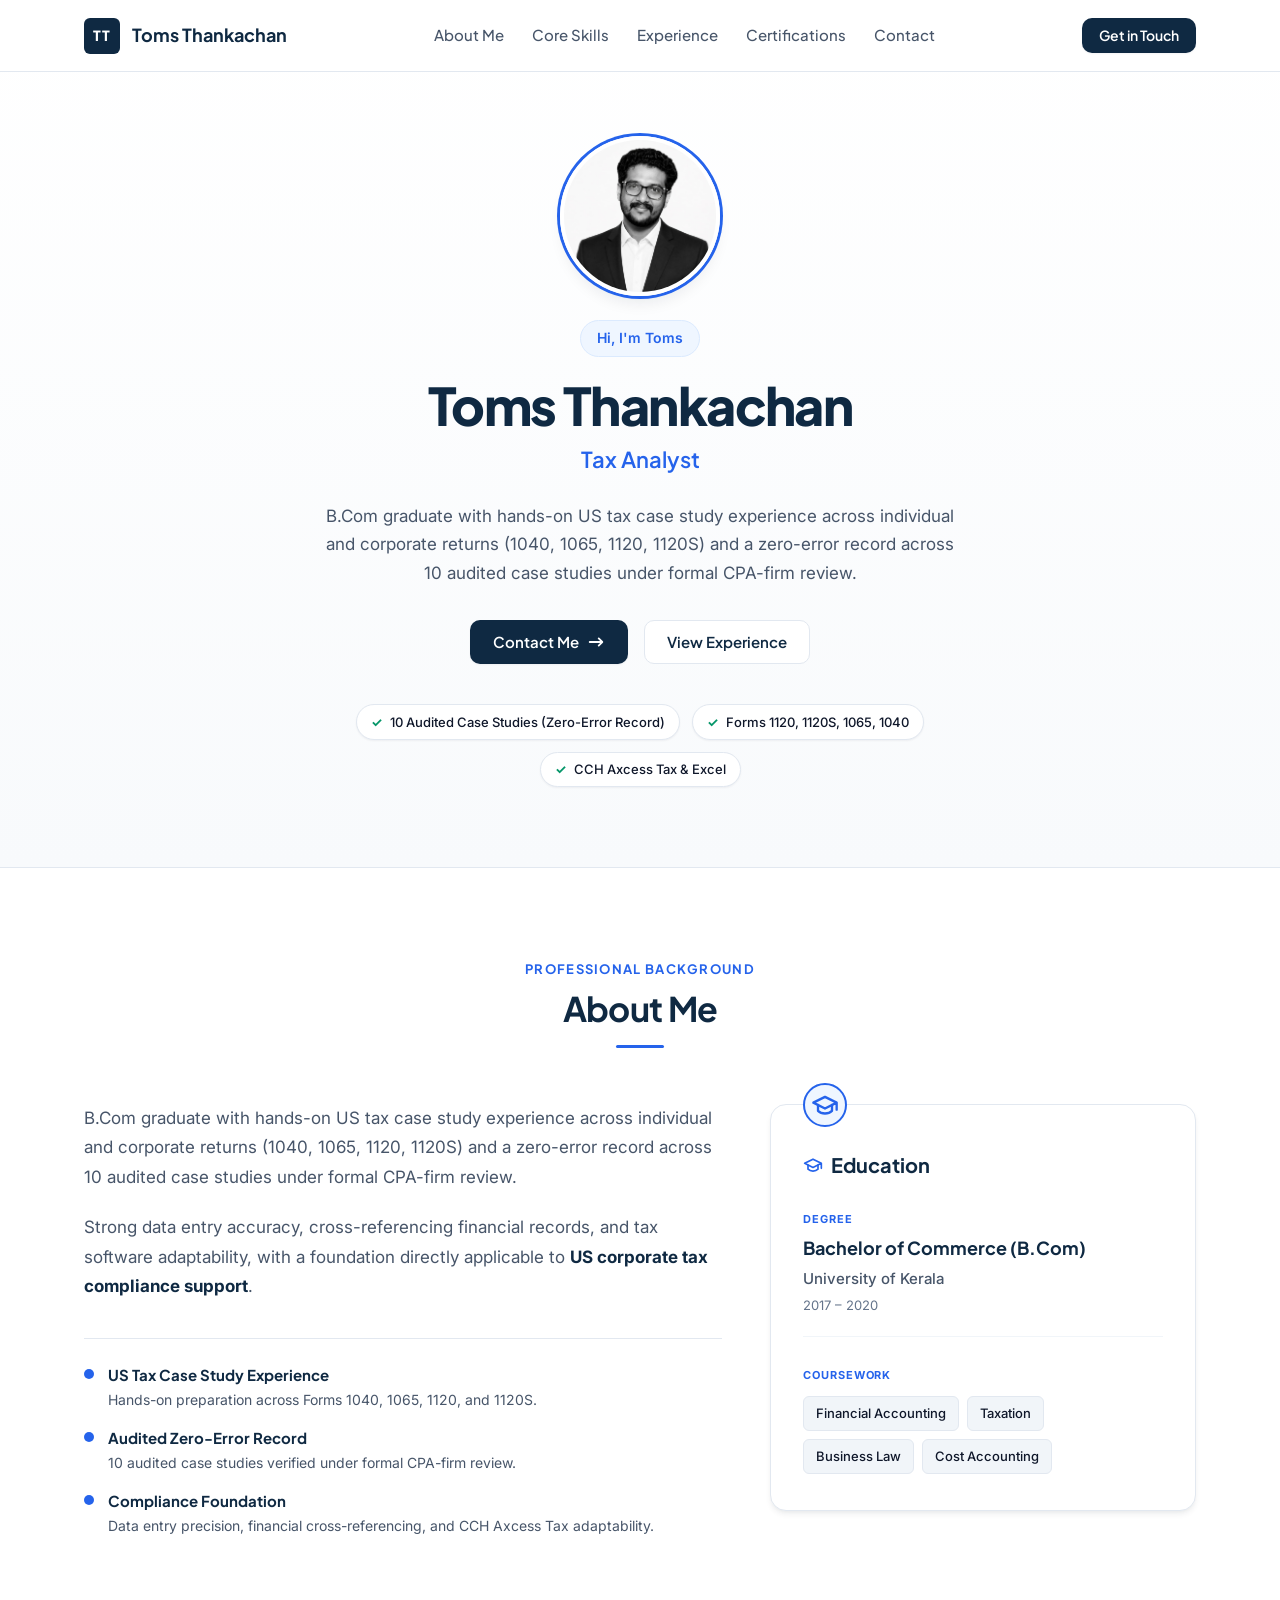
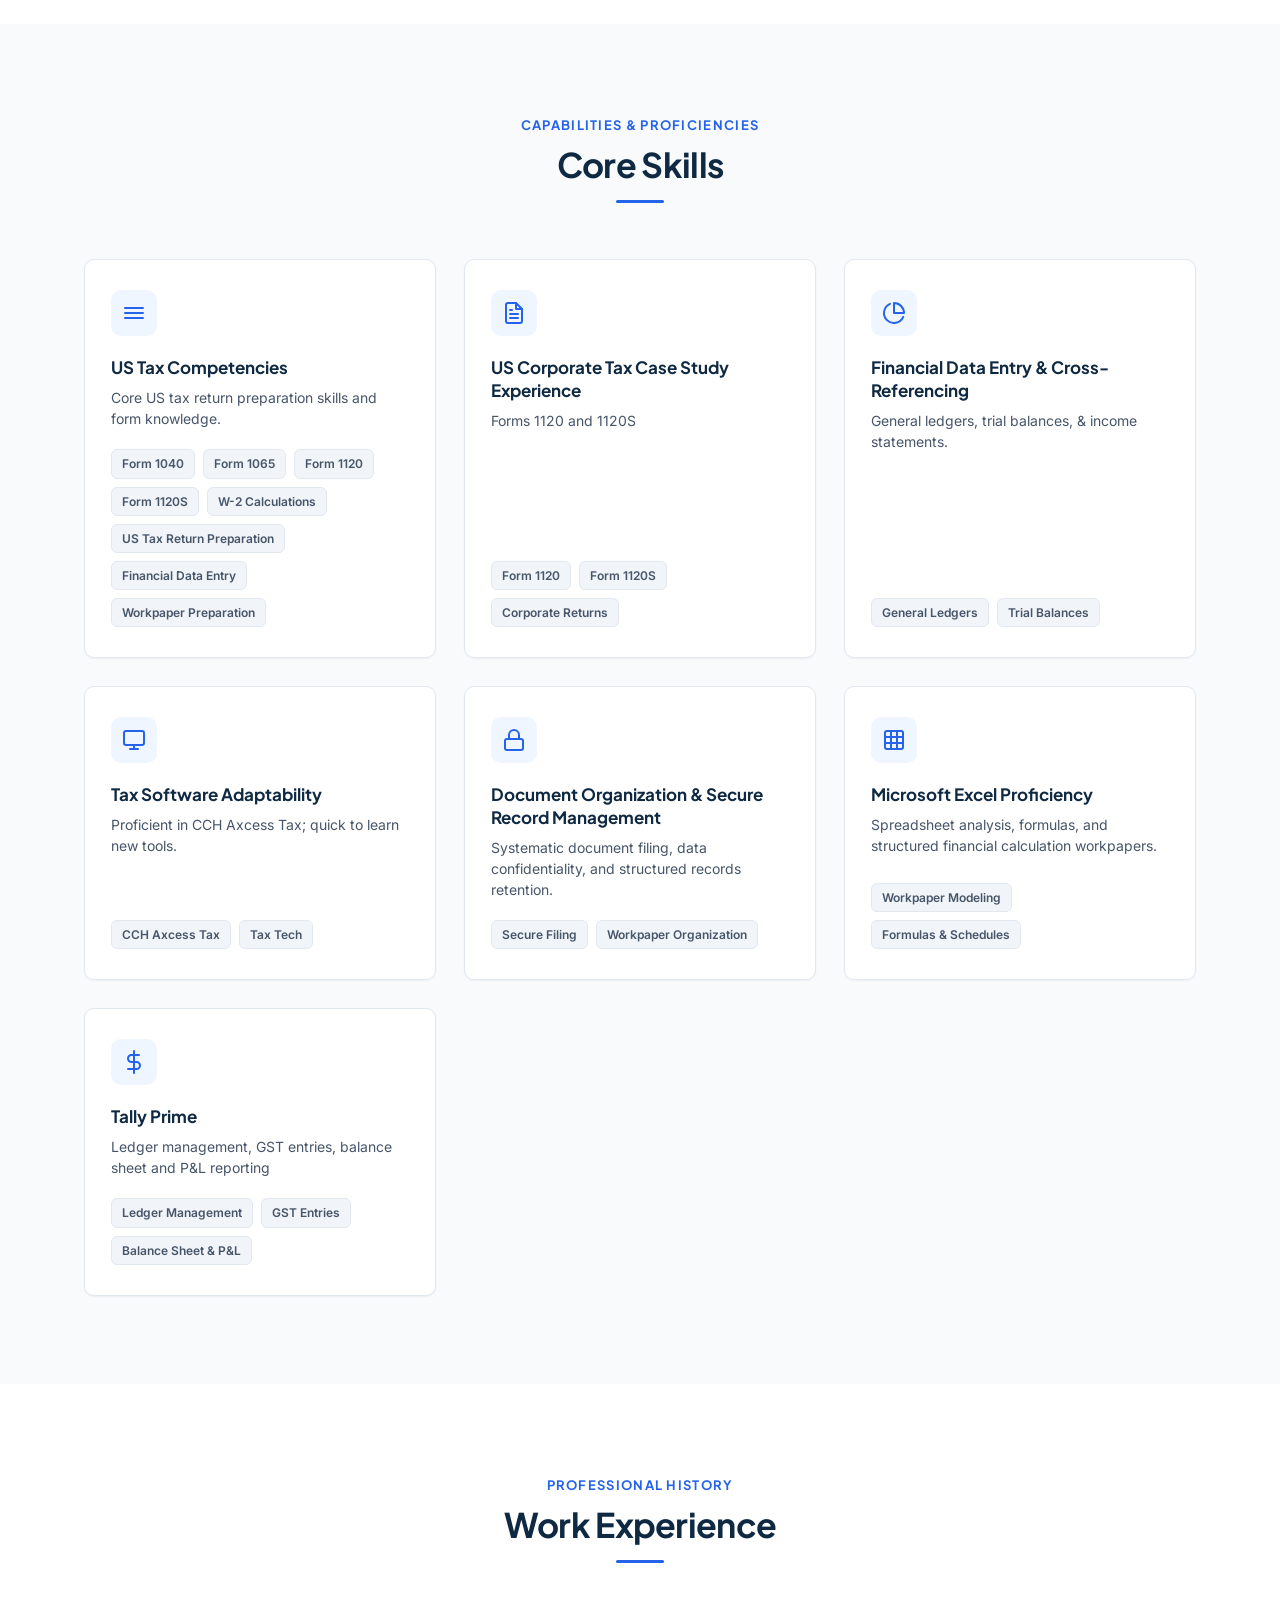
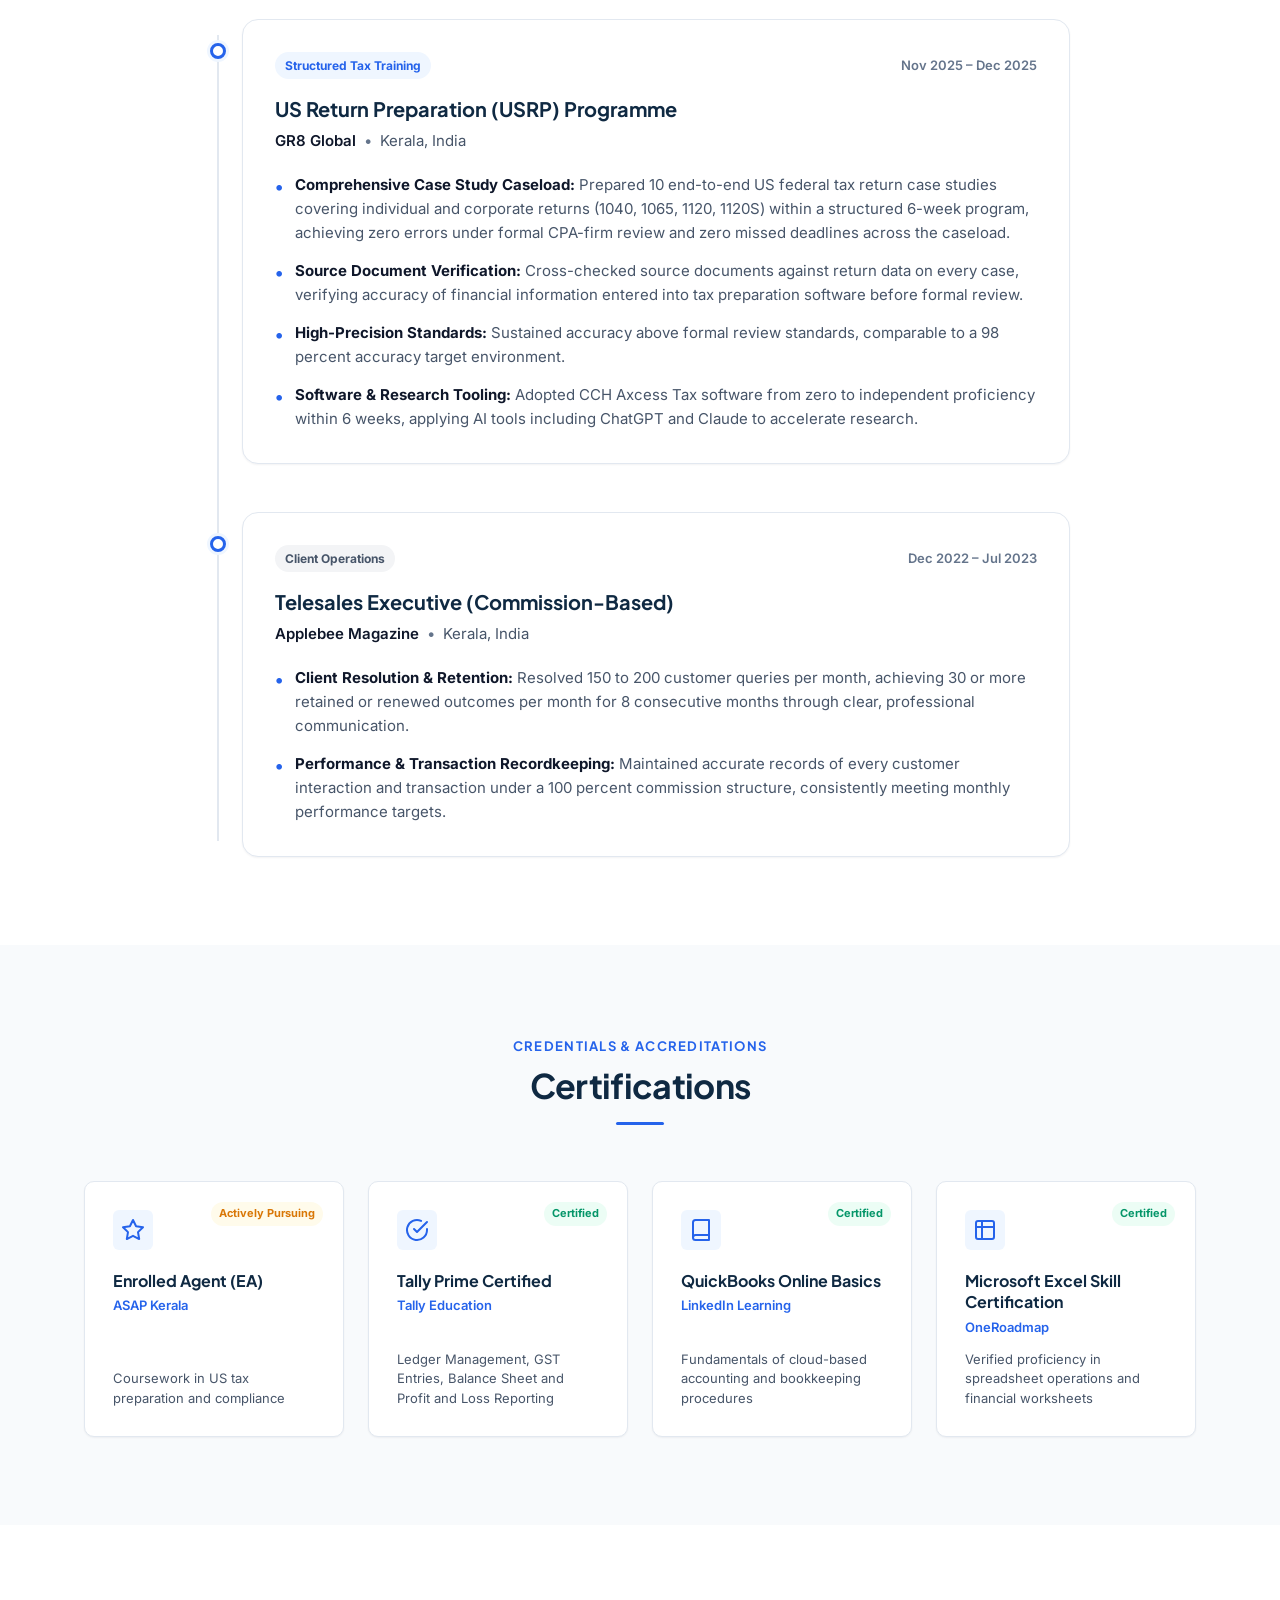
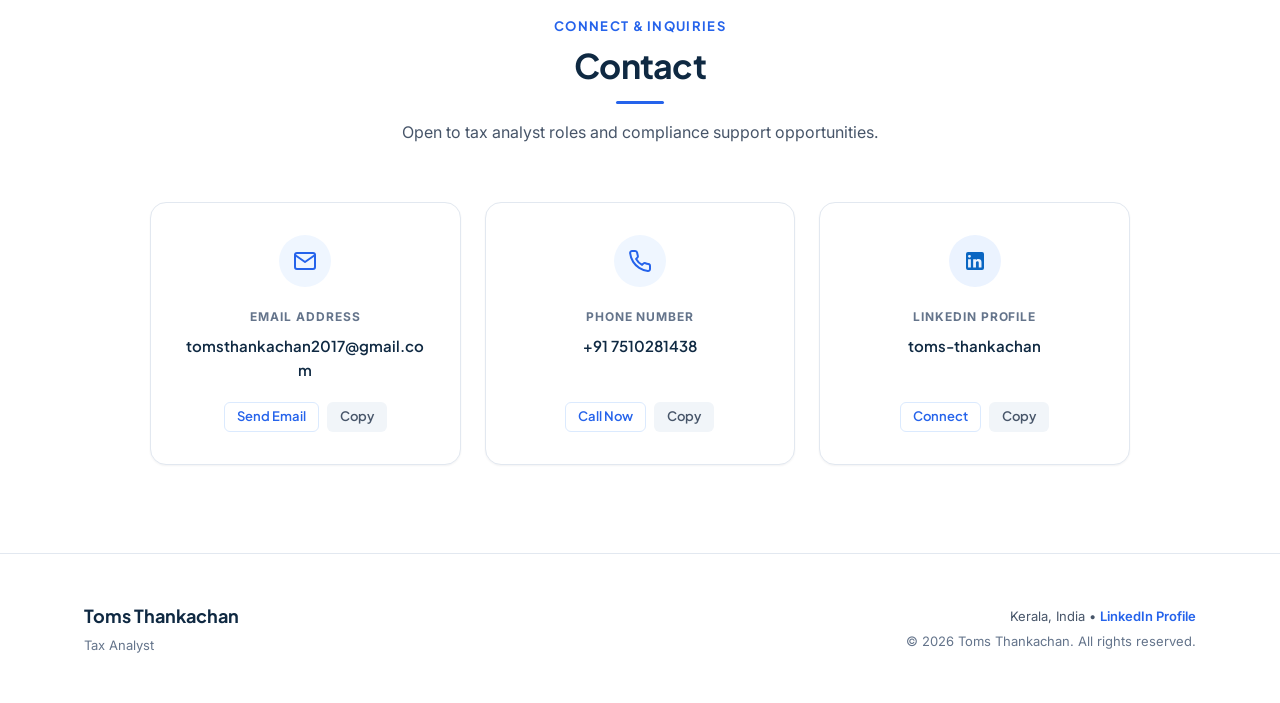
<file: index.html>
<!DOCTYPE html>
<html lang="en">

<head>
  <meta charset="UTF-8" />
  <meta name="viewport" content="width=device-width, initial-scale=1.0" />
  <meta name="description"
    content="Toms Thankachan — Tax Analyst focused on US Tax Return Preparation (Forms 1040, 1065, 1120, 1120S), W-2 calculations, CCH Axcess Tax, and Excel-driven financial accuracy." />
  <title>Toms Thankachan | Tax Analyst | US Tax & Accounting</title>

  <!-- Google Fonts: Plus Jakarta Sans & Inter -->
  <link rel="preconnect" href="https://fonts.googleapis.com" />
  <link rel="preconnect" href="https://fonts.gstatic.com" crossorigin />
  <link
    href="https://fonts.googleapis.com/css2?family=Inter:wght@400;500;600;700&family=Plus+Jakarta+Sans:wght@500;600;700;800&display=swap"
    rel="stylesheet" />

  <!-- Favicon -->
  <link rel="icon" type="image/svg+xml" href="favicon.svg" />

  <!-- Stylesheet -->
  <link rel="stylesheet" href="styles.css" />
</head>

<body>
  <!-- Header / Navigation Bar -->
  <header class="site-header" id="navbar">
    <div class="container nav-container">
      <a href="#hero" class="brand-logo" aria-label="Toms Thankachan Home">
        <span class="logo-mark">TT</span>
        <span class="logo-text">Toms Thankachan</span>
      </a>

      <nav class="main-nav" id="mainNav" aria-label="Primary Navigation">
        <ul class="nav-links">
          <li><a href="#summary" class="nav-link">About Me</a></li>
          <li><a href="#skills" class="nav-link">Core Skills</a></li>
          <li><a href="#experience" class="nav-link">Experience</a></li>
          <li><a href="#certifications" class="nav-link">Certifications</a></li>
          <li><a href="#contact" class="nav-link nav-cta-link">Contact</a></li>
        </ul>
      </nav>

      <div class="nav-actions">
        <a href="#contact" class="btn btn-sm btn-primary header-cta">Get in Touch</a>
        <button class="mobile-toggle" id="mobileToggle" aria-label="Toggle Navigation Menu" aria-expanded="false">
          <span class="hamburger-bar"></span>
          <span class="hamburger-bar"></span>
          <span class="hamburger-bar"></span>
        </button>
      </div>
    </div>
  </header>

  <!-- Main Content Wrapper -->
  <main>
    <!-- Section 1: Hero -->
    <section class="section hero-section" id="hero">
      <div class="container hero-container">
        <div class="hero-photo reveal">
          <img src="TOMS.jpeg" alt="Toms Thankachan — Tax Analyst" class="hero-photo-img" width="160"
            height="160" />
        </div>

        <div class="hero-content reveal delay-1">
          <div class="badge hero-badge">
            <span>Hi, I'm Toms</span>
          </div>

          <h1 class="hero-title">Toms Thankachan</h1>
          <p class="hero-tagline">Tax Analyst</p>

          <p class="hero-intro">
            B.Com graduate with hands-on US tax case study experience across individual and corporate returns (1040,
            1065, 1120, 1120S) and a zero-error record across 10 audited case studies under formal CPA-firm review.
          </p>

          <div class="hero-cta-group">
            <a href="#contact" class="btn btn-primary" id="heroContactBtn">
              <span>Contact Me</span>
              <svg viewBox="0 0 20 20" fill="currentColor" width="18" height="18" aria-hidden="true">
                <path fill-rule="evenodd"
                  d="M12.293 5.293a1 1 0 011.414 0l4 4a1 1 0 010 1.414l-4 4a1 1 0 01-1.414-1.414L14.586 11H3a1 1 0 110-2h11.586l-2.293-2.293a1 1 0 010-1.414z"
                  clip-rule="evenodd" />
              </svg>
            </a>
            <a href="#experience" class="btn btn-secondary">
              <span>View Experience</span>
            </a>
          </div>

          <div class="hero-highlights">
            <div class="highlight-pill">
              <span class="pill-check">&#10003;</span>
              <span>10 Audited Case Studies (Zero-Error Record)</span>
            </div>
            <div class="highlight-pill">
              <span class="pill-check">&#10003;</span>
              <span>Forms 1120, 1120S, 1065, 1040</span>
            </div>
            <div class="highlight-pill">
              <span class="pill-check">&#10003;</span>
              <span>CCH Axcess Tax & Excel</span>
            </div>
          </div>
        </div>
      </div>
    </section>

    <!-- Section 2: About Me (Summary + Education merged) -->
    <section class="section about-section" id="summary">
      <div class="container">
        <div class="section-header reveal">
          <span class="section-eyebrow">Professional Background</span>
          <h2 class="section-title">About Me</h2>
          <div class="section-title-line"></div>
        </div>

        <div class="about-grid reveal">
          <!-- Left Column: Summary Text -->
          <div class="about-text-col">
            <p class="about-paragraph">
              B.Com graduate with hands-on US tax case study experience across individual and corporate returns (1040,
              1065, 1120, 1120S) and a zero-error record across 10 audited case studies under formal CPA-firm review.
            </p>
            <p class="about-paragraph">
              Strong data entry accuracy, cross-referencing financial records, and tax software adaptability, with a
              foundation directly applicable to <strong>US corporate tax compliance support</strong>.
            </p>

            <div class="about-highlights">
              <div class="about-highlight-item">
                <div class="about-highlight-dot"></div>
                <div>
                  <strong>US Tax Case Study Experience</strong>
                  <p>Hands-on preparation across Forms 1040, 1065, 1120, and 1120S.</p>
                </div>
              </div>
              <div class="about-highlight-item">
                <div class="about-highlight-dot"></div>
                <div>
                  <strong>Audited Zero-Error Record</strong>
                  <p>10 audited case studies verified under formal CPA-firm review.</p>
                </div>
              </div>
              <div class="about-highlight-item">
                <div class="about-highlight-dot"></div>
                <div>
                  <strong>Compliance Foundation</strong>
                  <p>Data entry precision, financial cross-referencing, and CCH Axcess Tax adaptability.</p>
                </div>
              </div>
            </div>
          </div>

          <!-- Right Column: Education Card -->
          <div class="about-edu-col">
            <div class="about-edu-card">
              <div class="about-edu-icon-ring">
                <svg viewBox="0 0 24 24" width="28" height="28" fill="none" stroke="currentColor" stroke-width="2"
                  stroke-linecap="round" stroke-linejoin="round">
                  <path d="M22 10v6M2 10l10-5 10 5-10 5z"></path>
                  <path d="M6 12v5c3 3 9 3 12 0v-5"></path>
                </svg>
              </div>
              <h3 class="about-edu-heading">
                <svg viewBox="0 0 24 24" width="20" height="20" fill="none" stroke="currentColor" stroke-width="2"
                  stroke-linecap="round" stroke-linejoin="round" class="about-edu-heading-icon">
                  <path d="M22 10v6M2 10l10-5 10 5-10 5z"></path>
                  <path d="M6 12v5c3 3 9 3 12 0v-5"></path>
                </svg>
                Education
              </h3>

              <div class="about-edu-body">
                <span class="about-edu-label">DEGREE</span>
                <h4 class="about-edu-degree">Bachelor of Commerce (B.Com)</h4>
                <p class="about-edu-institution">University of Kerala</p>
                <p class="about-edu-period">2017 – 2020</p>
              </div>

              <div class="about-edu-coursework">
                <span class="about-edu-label">COURSEWORK</span>
                <div class="coursework-tags">
                  <span class="coursework-tag">Financial Accounting</span>
                  <span class="coursework-tag">Taxation</span>
                  <span class="coursework-tag">Business Law</span>
                  <span class="coursework-tag">Cost Accounting</span>
                </div>
              </div>
            </div>
          </div>
        </div>
      </div>
    </section>

    <!-- Section 3: Core Skills -->
    <section class="section skills-section" id="skills">
      <div class="container">
        <div class="section-header reveal">
          <span class="section-eyebrow">Capabilities & Proficiencies</span>
          <h2 class="section-title">Core Skills</h2>
          <div class="section-title-line"></div>
        </div>

        <div class="skills-grid">
          <!-- New Skill Card: US Tax Competencies -->
          <div class="skill-card reveal">
            <div class="skill-icon-wrapper">
              <svg viewBox="0 0 24 24" width="24" height="24" fill="none" stroke="currentColor" stroke-width="2" stroke-linecap="round" stroke-linejoin="round">
                <path d="M3 7h18M3 12h18M3 17h18"></path>
              </svg>
            </div>
            <div class="skill-content">
              <h3 class="skill-title">US Tax Competencies</h3>
              <p class="skill-description">Core US tax return preparation skills and form knowledge.</p>
              <div class="skill-tags">
                <span class="skill-tag">Form 1040</span>
                <span class="skill-tag">Form 1065</span>
                <span class="skill-tag">Form 1120</span>
                <span class="skill-tag">Form 1120S</span>
                <span class="skill-tag">W-2 Calculations</span>
                <span class="skill-tag">US Tax Return Preparation</span>
                <span class="skill-tag">Financial Data Entry</span>
                <span class="skill-tag">Workpaper Preparation</span>
              </div>
            </div>
          </div>
          <!-- Skill 1 -->
          <div class="skill-card reveal">
            <div class="skill-icon-wrapper">
              <svg viewBox="0 0 24 24" width="24" height="24" fill="none" stroke="currentColor" stroke-width="2"
                stroke-linecap="round" stroke-linejoin="round">
                <path d="M14 2H6a2 2 0 0 0-2 2v16a2 2 0 0 0 2 2h12a2 2 0 0 0 2-2V8z"></path>
                <polyline points="14 2 14 8 20 8"></polyline>
                <line x1="16" y1="13" x2="8" y2="13"></line>
                <line x1="16" y1="17" x2="8" y2="17"></line>
                <polyline points="10 9 9 9 8 9"></polyline>
              </svg>
            </div>
            <div class="skill-content">
              <h3 class="skill-title">US Corporate Tax Case Study Experience</h3>
              <p class="skill-description">Forms 1120 and 1120S</p>
              <div class="skill-tags">
                <span class="skill-tag">Form 1120</span>
                <span class="skill-tag">Form 1120S</span>
                <span class="skill-tag">Corporate Returns</span>
              </div>
            </div>
          </div>

          <!-- Skill 2 -->
          <div class="skill-card reveal delay-1">
            <div class="skill-icon-wrapper">
              <svg viewBox="0 0 24 24" width="24" height="24" fill="none" stroke="currentColor" stroke-width="2" stroke-linecap="round" stroke-linejoin="round">
                <path d="M21.21 15.89A10 10 0 1 1 8 2.83"></path>
                <path d="M22 12A10 10 0 0 0 12 2v10z"></path>
              </svg>
            </div>
            <div class="skill-content">
              <h3 class="skill-title">Financial Data Entry & Cross-Referencing</h3>
              <p class="skill-description">General ledgers, trial balances, & income statements.</p>
              <div class="skill-tags">
                <span class="skill-tag">General Ledgers</span>
                <span class="skill-tag">Trial Balances</span>
              </div>
            </div>
          </div>

          <!-- Skill 3 -->
          <div class="skill-card reveal delay-2">
            <div class="skill-icon-wrapper">
              <svg viewBox="0 0 24 24" width="24" height="24" fill="none" stroke="currentColor" stroke-width="2" stroke-linecap="round" stroke-linejoin="round">
                <rect x="2" y="3" width="20" height="14" rx="2" ry="2"></rect>
                <line x1="8" y1="21" x2="16" y2="21"></line>
                <line x1="12" y1="17" x2="12" y2="21"></line>
              </svg>
            </div>
            <div class="skill-content">
              <h3 class="skill-title">Tax Software Adaptability</h3>
              <p class="skill-description">Proficient in CCH Axcess Tax; quick to learn new tools.</p>
              <div class="skill-tags">
                <span class="skill-tag">CCH Axcess Tax</span>
                <span class="skill-tag">Tax Tech</span>
              </div>
            </div>
          </div>

          <!-- Skill 4 -->
          <div class="skill-card reveal">
            <div class="skill-icon-wrapper">
              <svg viewBox="0 0 24 24" width="24" height="24" fill="none" stroke="currentColor" stroke-width="2"
                stroke-linecap="round" stroke-linejoin="round">
                <rect x="3" y="11" width="18" height="11" rx="2" ry="2"></rect>
                <path d="M7 11V7a5 5 0 0 1 10 0v4"></path>
              </svg>
            </div>
            <div class="skill-content">
              <h3 class="skill-title">Document Organization & Secure Record Management</h3>
              <p class="skill-description">Systematic document filing, data confidentiality, and structured records
                retention.</p>
              <div class="skill-tags">
                <span class="skill-tag">Secure Filing</span>
                <span class="skill-tag">Workpaper Organization</span>
              </div>
            </div>
          </div>

          <!-- Skill 5 -->
          <div class="skill-card reveal delay-1">
            <div class="skill-icon-wrapper">
              <svg viewBox="0 0 24 24" width="24" height="24" fill="none" stroke="currentColor" stroke-width="2"
                stroke-linecap="round" stroke-linejoin="round">
                <rect x="3" y="3" width="18" height="18" rx="2" ry="2"></rect>
                <line x1="3" y1="9" x2="21" y2="9"></line>
                <line x1="3" y1="15" x2="21" y2="15"></line>
                <line x1="9" y1="3" x2="9" y2="21"></line>
                <line x1="15" y1="3" x2="15" y2="21"></line>
              </svg>
            </div>
            <div class="skill-content">
              <h3 class="skill-title">Microsoft Excel Proficiency</h3>
              <p class="skill-description">Spreadsheet analysis, formulas, and structured financial calculation
                workpapers.</p>
              <div class="skill-tags">
                <span class="skill-tag">Workpaper Modeling</span>
                <span class="skill-tag">Formulas & Schedules</span>
              </div>
            </div>
          </div>

          <!-- Skill 6 -->
          <div class="skill-card reveal delay-2">
            <div class="skill-icon-wrapper">
              <svg viewBox="0 0 24 24" width="24" height="24" fill="none" stroke="currentColor" stroke-width="2"
                stroke-linecap="round" stroke-linejoin="round">
                <line x1="12" y1="1" x2="12" y2="23"></line>
                <path d="M17 5H9.5a3.5 3.5 0 0 0 0 7h5a3.5 3.5 0 0 1 0 7H6"></path>
              </svg>
            </div>
            <div class="skill-content">
              <h3 class="skill-title">Tally Prime</h3>
              <p class="skill-description">Ledger management, GST entries, balance sheet and P&L reporting</p>
              <div class="skill-tags">
                <span class="skill-tag">Ledger Management</span>
                <span class="skill-tag">GST Entries</span>
                <span class="skill-tag">Balance Sheet & P&L</span>
              </div>
            </div>
          </div>
        </div>
      </div>
    </section>

    <!-- Section 4: Experience -->
    <section class="section experience-section" id="experience">
      <div class="container">
        <div class="section-header reveal">
          <span class="section-eyebrow">Professional History</span>
          <h2 class="section-title">Work Experience</h2>
          <div class="section-title-line"></div>
        </div>

        <div class="timeline">
          <!-- Experience Item 1 -->
          <div class="timeline-item reveal">
            <div class="timeline-marker">
              <div class="marker-dot"></div>
            </div>
            <div class="timeline-card">
              <div class="card-badge-row">
                <span class="role-type-badge">Structured Tax Training</span>
                <span class="period-badge">Nov 2025 – Dec 2025</span>
              </div>

              <h3 class="timeline-role">US Return Preparation (USRP) Programme</h3>
              <div class="timeline-company-meta">
                <span class="company-name">GR8 Global</span>
                <span class="meta-dot">&bull;</span>
                <span class="company-location">Kerala, India</span>
              </div>

              <ul class="timeline-responsibilities">
                <li>
                  <strong>Comprehensive Case Study Caseload:</strong> Prepared 10 end-to-end US federal tax return case
                  studies covering individual and corporate returns (1040, 1065, 1120, 1120S) within a structured 6-week
                  program, achieving zero errors under formal CPA-firm review and zero missed deadlines across the
                  caseload.
                </li>
                <li>
                  <strong>Source Document Verification:</strong> Cross-checked source documents against return data on
                  every case, verifying accuracy of financial information entered into tax preparation software before
                  formal review.
                </li>
                <li>
                  <strong>High-Precision Standards:</strong> Sustained accuracy above formal review standards,
                  comparable to a 98 percent accuracy target environment.
                </li>
                <li>
                  <strong>Software & Research Tooling:</strong> Adopted CCH Axcess Tax software from zero to independent
                  proficiency within 6 weeks, applying AI tools including ChatGPT and Claude to accelerate research.
                </li>
              </ul>
            </div>
          </div>

          <!-- Experience Item 2 -->
          <div class="timeline-item reveal delay-1">
            <div class="timeline-marker">
              <div class="marker-dot"></div>
            </div>
            <div class="timeline-card">
              <div class="card-badge-row">
                <span class="role-type-badge secondary-badge">Client Operations</span>
                <span class="period-badge">Dec 2022 – Jul 2023</span>
              </div>

              <h3 class="timeline-role">Telesales Executive (Commission-Based)</h3>
              <div class="timeline-company-meta">
                <span class="company-name">Applebee Magazine</span>
                <span class="meta-dot">&bull;</span>
                <span class="company-location">Kerala, India</span>
              </div>

              <ul class="timeline-responsibilities">
                <li>
                  <strong>Client Resolution & Retention:</strong> Resolved 150 to 200 customer queries per month,
                  achieving 30 or more retained or renewed outcomes per month for 8 consecutive months through clear,
                  professional communication.
                </li>
                <li>
                  <strong>Performance & Transaction Recordkeeping:</strong> Maintained accurate records of every
                  customer interaction and transaction under a 100 percent commission structure, consistently meeting
                  monthly performance targets.
                </li>
              </ul>
            </div>
          </div>
        </div>
      </div>
    </section>

    <!-- Section 5: Certifications -->
    <section class="section certs-section" id="certifications">
      <div class="container">
        <div class="section-header reveal">
          <span class="section-eyebrow">Credentials & Accreditations</span>
          <h2 class="section-title">Certifications</h2>
          <div class="section-title-line"></div>
        </div>

        <div class="certs-grid">
          <!-- Cert 1 -->
          <div class="cert-card reveal">
            <div class="cert-status-badge in-progress">Actively Pursuing</div>
            <div class="cert-icon-container">
              <svg viewBox="0 0 24 24" width="24" height="24" fill="none" stroke="currentColor" stroke-width="2"
                stroke-linecap="round" stroke-linejoin="round">
                <path d="M12 2l3.09 6.26L22 9.27l-5 4.87 1.18 6.88L12 17.77l-6.18 3.25L7 14.14 2 9.27l6.91-1.01L12 2z">
                </path>
              </svg>
            </div>
            <h3 class="cert-title">Enrolled Agent (EA)</h3>
            <p class="cert-issuer">ASAP Kerala</p>
            <p class="cert-desc">Coursework in US tax preparation and compliance</p>
          </div>

          <!-- Cert 2 -->
          <div class="cert-card reveal delay-1">
            <div class="cert-status-badge certified">Certified</div>
            <div class="cert-icon-container">
              <svg viewBox="0 0 24 24" width="24" height="24" fill="none" stroke="currentColor" stroke-width="2"
                stroke-linecap="round" stroke-linejoin="round">
                <path d="M22 11.08V12a10 10 0 1 1-5.93-9.14"></path>
                <polyline points="22 4 12 14.01 9 11.01"></polyline>
              </svg>
            </div>
            <h3 class="cert-title">Tally Prime Certified</h3>
            <p class="cert-issuer">Tally Education</p>
            <p class="cert-desc">Ledger Management, GST Entries, Balance Sheet and Profit and Loss Reporting</p>
          </div>

          <!-- Cert 3 -->
          <div class="cert-card reveal delay-2">
            <div class="cert-status-badge certified">Certified</div>
            <div class="cert-icon-container">
              <svg viewBox="0 0 24 24" width="24" height="24" fill="none" stroke="currentColor" stroke-width="2"
                stroke-linecap="round" stroke-linejoin="round">
                <path d="M4 19.5A2.5 2.5 0 0 1 6.5 17H20"></path>
                <path d="M6.5 2H20v20H6.5A2.5 2.5 0 0 1 4 19.5v-15A2.5 2.5 0 0 1 6.5 2z"></path>
              </svg>
            </div>
            <h3 class="cert-title">QuickBooks Online Basics</h3>
            <p class="cert-issuer">LinkedIn Learning</p>
            <p class="cert-desc">Fundamentals of cloud-based accounting and bookkeeping procedures</p>
          </div>

          <!-- Cert 4 -->
          <div class="cert-card reveal delay-3">
            <div class="cert-status-badge certified">Certified</div>
            <div class="cert-icon-container">
              <svg viewBox="0 0 24 24" width="24" height="24" fill="none" stroke="currentColor" stroke-width="2"
                stroke-linecap="round" stroke-linejoin="round">
                <rect x="3" y="3" width="18" height="18" rx="2" ry="2"></rect>
                <line x1="9" y1="3" x2="9" y2="21"></line>
                <line x1="3" y1="9" x2="21" y2="9"></line>
              </svg>
            </div>
            <h3 class="cert-title">Microsoft Excel Skill Certification</h3>
            <p class="cert-issuer">OneRoadmap</p>
            <p class="cert-desc">Verified proficiency in spreadsheet operations and financial worksheets</p>
          </div>
        </div>
      </div>
    </section>

    <!-- Section 7: Contact -->
    <section class="section contact-section" id="contact">
      <div class="container">
        <div class="section-header reveal">
          <span class="section-eyebrow">Connect & Inquiries</span>
          <h2 class="section-title">Contact</h2>
          <div class="section-title-line"></div>
          <p class="section-subtitle">
              Open to tax analyst roles and compliance support opportunities.
            </p>
        </div>

        <div class="contact-grid">
          <!-- Email Card -->
          <div class="contact-card reveal">
            <div class="contact-card-icon">
              <svg viewBox="0 0 24 24" width="24" height="24" fill="none" stroke="currentColor" stroke-width="2"
                stroke-linecap="round" stroke-linejoin="round">
                <path d="M4 4h16c1.1 0 2 .9 2 2v12c0 1.1-.9 2-2 2H4c-1.1 0-2-.9-2-2V6c0-1.1.9-2 2-2z"></path>
                <polyline points="22,6 12,13 2,6"></polyline>
              </svg>
            </div>
            <span class="contact-label">Email Address</span>
            <a href="mailto:tomsthankachan2017@gmail.com" class="contact-value" id="emailLink">
              tomsthankachan2017@gmail.com
            </a>
            <div class="contact-action-row">
              <a href="mailto:tomsthankachan2017@gmail.com" class="btn btn-xs btn-outline">Send Email</a>
              <button class="btn btn-xs btn-ghost copy-btn" data-copy="tomsthankachan2017@gmail.com"
                aria-label="Copy email address">
                <span class="copy-text">Copy</span>
              </button>
            </div>
          </div>

          <!-- Phone Card -->
          <div class="contact-card reveal delay-1">
            <div class="contact-card-icon">
              <svg viewBox="0 0 24 24" width="24" height="24" fill="none" stroke="currentColor" stroke-width="2"
                stroke-linecap="round" stroke-linejoin="round">
                <path
                  d="M22 16.92v3a2 2 0 0 1-2.18 2 19.79 19.79 0 0 1-8.63-3.07 19.5 19.5 0 0 1-6-6 19.79 19.79 0 0 1-3.07-8.67A2 2 0 0 1 4.11 2h3a2 2 0 0 1 2 1.72 12.84 12.84 0 0 0 .7 2.81 2 2 0 0 1-.45 2.11L8.09 9.91a16 16 0 0 0 6 6l1.27-1.27a2 2 0 0 1 2.11-.45 12.84 12.84 0 0 0 2.81.7A2 2 0 0 1 22 16.92z">
                </path>
              </svg>
            </div>
            <span class="contact-label">Phone Number</span>
            <a href="tel:+917510281438" class="contact-value" id="phoneLink">
              +91 7510281438
            </a>
            <div class="contact-action-row">
              <a href="tel:+917510281438" class="btn btn-xs btn-outline">Call Now</a>
              <button class="btn btn-xs btn-ghost copy-btn" data-copy="+917510281438" aria-label="Copy phone number">
                <span class="copy-text">Copy</span>
              </button>
            </div>
          </div>

          <!-- LinkedIn Card -->
          <div class="contact-card linkedin-card reveal delay-2">
            <div class="contact-card-icon linkedin-icon">
              <svg viewBox="0 0 24 24" width="24" height="24" fill="currentColor">
                <path
                  d="M19 3a2 2 0 0 1 2 2v14a2 2 0 0 1-2 2H5a2 2 0 0 1-2-2V5a2 2 0 0 1 2-2h14m-.5 15.5v-5.3a3.26 3.26 0 0 0-3.26-3.26c-.85 0-1.84.52-2.28 1.3v-1.11h-2.79v8.37h2.79v-4.93c0-.77.62-1.4 1.39-1.4a1.4 1.4 0 0 1 1.4 1.4v4.93h2.75M6.46 8.76a1.44 1.44 0 1 0 0-2.88 1.44 1.44 0 0 0 0 2.88M7.86 18.5V10.13H5.07V18.5h2.79z" />
              </svg>
            </div>
            <span class="contact-label">LinkedIn Profile</span>
            <a href="https://www.linkedin.com/in/toms-thankachan-093331238/" target="_blank" rel="noopener noreferrer"
              class="contact-value" id="linkedinLink">
              toms-thankachan
            </a>
            <div class="contact-action-row">
              <a href="https://www.linkedin.com/in/toms-thankachan-093331238/" target="_blank" rel="noopener noreferrer"
                class="btn btn-xs btn-outline">Connect</a>
              <button class="btn btn-xs btn-ghost copy-btn"
                data-copy="https://www.linkedin.com/in/toms-thankachan-093331238/" aria-label="Copy LinkedIn URL">
                <span class="copy-text">Copy</span>
              </button>
            </div>
          </div>
        </div>
      </div>
    </section>
  </main>

  <!-- Footer -->
  <footer class="site-footer">
    <div class="container footer-container">
      <div class="footer-brand">
        <span class="footer-logo">Toms Thankachan</span>
        <span class="footer-tagline">Tax Analyst</span>
      </div>
      <div class="footer-meta">
        <p>Kerala, India &bull; <a href="https://www.linkedin.com/in/toms-thankachan-093331238/" target="_blank" rel="noopener noreferrer" style="color:var(--color-accent);font-weight:600;">LinkedIn Profile</a></p>
        <p class="copyright">&copy; <span id="year">2026</span> Toms Thankachan. All rights reserved.</p>
      </div>
    </div>
  </footer>

  <!-- Notification Toast Container for Copy Feedback -->
  <div class="toast" id="toast" role="status" aria-live="polite"></div>

  <!-- JavaScript -->
  <script src="app.js"></script>
</body>

</html>
</file>
<file: styles.css>
/* ==========================================================================
  TOMS THANKACHAN — TAX ANALYST PORTFOLIO
   Design System: Light Theme Corporate Finance & Tax
   ========================================================================== */

/* --------------------------------------------------------------------------
   1. CSS Custom Properties / Design Tokens
   -------------------------------------------------------------------------- */
:root {
  /* Color Palette - Strictly Light Theme */
  --bg-main: #F8FAFC;
  --bg-surface: #FFFFFF;
  --bg-subtle: #F1F5F9;
  --bg-accent-tint: #EFF6FF;
  --bg-card-hover: #FFFFFF;

  /* Primary Brand & Accents (Navy & Deep Corporate Blue) */
  --color-primary: #0F2942;
  --color-primary-dark: #0A1C2E;
  --color-primary-light: #1E3A5F;
  --color-accent: #2563EB;
  --color-accent-hover: #1D4ED8;
  --color-accent-subtle: #DBEAFE;
  
  /* Status / Metric Accents */
  --color-success: #059669;
  --color-success-bg: #ECFDF5;
  --color-warning: #D97706;
  --color-warning-bg: #FFFBEB;

  /* Typography Colors */
  --text-main: #0F172A;
  --text-muted: #475569;
  --text-light: #64748B;
  --text-subtle: #94A3B8;

  /* Borders & Dividers */
  --border-color: #E2E8F0;
  --border-color-subtle: #F1F5F9;
  --border-color-focus: #93C5FD;

  /* Shadows */
  --shadow-sm: 0 1px 2px 0 rgba(15, 23, 42, 0.05);
  --shadow-md: 0 4px 6px -1px rgba(15, 23, 42, 0.07), 0 2px 4px -2px rgba(15, 23, 42, 0.05);
  --shadow-lg: 0 10px 15px -3px rgba(15, 23, 42, 0.08), 0 4px 6px -4px rgba(15, 23, 42, 0.04);
  --shadow-xl: 0 20px 25px -5px rgba(15, 23, 42, 0.08), 0 8px 10px -6px rgba(15, 23, 42, 0.04);

  /* Typography */
  --font-heading: 'Plus Jakarta Sans', -apple-system, BlinkMacSystemFont, 'Segoe UI', Roboto, sans-serif;
  --font-body: 'Inter', -apple-system, BlinkMacSystemFont, 'Segoe UI', Roboto, sans-serif;

  /* Transitions */
  --transition-fast: 150ms cubic-bezier(0.4, 0, 0.2, 1);
  --transition-normal: 250ms cubic-bezier(0.4, 0, 0.2, 1);
  --transition-smooth: 350ms cubic-bezier(0.16, 1, 0.3, 1);

  /* Layout */
  --container-max: 1160px;
  --header-height: 72px;
  --header-height-scrolled: 60px;
  --border-radius-sm: 6px;
  --border-radius-md: 10px;
  --border-radius-lg: 16px;
  --border-radius-full: 9999px;
}

/* --------------------------------------------------------------------------
   2. Global Reset & Base Elements
   -------------------------------------------------------------------------- */
*, *::before, *::after {
  box-sizing: border-box;
  margin: 0;
  padding: 0;
}

html {
  scroll-behavior: smooth;
  font-size: 16px;
  text-rendering: optimizeLegibility;
  -webkit-font-smoothing: antialiased;
  -moz-osx-font-smoothing: grayscale;
}

body {
  background-color: var(--bg-main);
  color: var(--text-main);
  font-family: var(--font-body);
  line-height: 1.6;
  overflow-x: hidden;
}

img, svg {
  display: block;
  max-width: 100%;
}

a {
  color: var(--color-accent);
  text-decoration: none;
  transition: color var(--transition-fast);
}

a:hover {
  color: var(--color-accent-hover);
}

ul {
  list-style: none;
}

/* --------------------------------------------------------------------------
   3. Layout & Container
   -------------------------------------------------------------------------- */
.container {
  width: 100%;
  max-width: var(--container-max);
  margin-left: auto;
  margin-right: auto;
  padding-left: 1.5rem;
  padding-right: 1.5rem;
}

.section {
  padding: 5.5rem 0;
  position: relative;
}

.section:nth-of-type(even) {
  background-color: var(--bg-surface);
}

.section:nth-of-type(odd) {
  background-color: var(--bg-main);
}

/* Section Header Component */
.section-header {
  text-align: center;
  max-width: 680px;
  margin: 0 auto 3.5rem auto;
}

.section-eyebrow {
  display: inline-block;
  font-family: var(--font-heading);
  font-size: 0.8125rem;
  font-weight: 700;
  text-transform: uppercase;
  letter-spacing: 0.1em;
  color: var(--color-accent);
  margin-bottom: 0.5rem;
}

.section-title {
  font-family: var(--font-heading);
  font-size: 2.125rem;
  font-weight: 700;
  color: var(--color-primary);
  letter-spacing: -0.02em;
  line-height: 1.25;
}

.section-title-line {
  width: 48px;
  height: 3px;
  background: var(--color-accent);
  margin: 0.875rem auto 0 auto;
  border-radius: var(--border-radius-full);
}

.section-subtitle {
  color: var(--text-muted);
  font-size: 1rem;
  margin-top: 1rem;
  line-height: 1.6;
}

/* --------------------------------------------------------------------------
   4. Buttons & Badges
   -------------------------------------------------------------------------- */
.btn {
  display: inline-flex;
  align-items: center;
  justify-content: center;
  gap: 0.5rem;
  font-family: var(--font-heading);
  font-size: 0.9375rem;
  font-weight: 600;
  padding: 0.75rem 1.375rem;
  border-radius: var(--border-radius-md);
  border: 1px solid transparent;
  cursor: pointer;
  transition: all var(--transition-normal);
  line-height: 1.2;
}

.btn-primary {
  background-color: var(--color-primary);
  color: #FFFFFF;
  box-shadow: var(--shadow-sm);
}

.btn-primary:hover {
  background-color: var(--color-primary-light);
  color: #FFFFFF;
  transform: translateY(-2px);
  box-shadow: var(--shadow-md);
}

.btn-secondary {
  background-color: #FFFFFF;
  color: var(--color-primary);
  border-color: var(--border-color);
}

.btn-secondary:hover {
  background-color: var(--bg-subtle);
  border-color: var(--text-light);
  color: var(--color-primary-dark);
  transform: translateY(-2px);
}

.btn-outline {
  background-color: transparent;
  color: var(--color-accent);
  border-color: var(--color-accent-subtle);
}

.btn-outline:hover {
  background-color: var(--bg-accent-tint);
  border-color: var(--color-accent);
}

.btn-ghost {
  background-color: var(--bg-subtle);
  color: var(--text-muted);
}

.btn-ghost:hover {
  background-color: var(--border-color);
  color: var(--text-main);
}

.btn-sm {
  padding: 0.5rem 1rem;
  font-size: 0.875rem;
}

.btn-xs {
  padding: 0.375rem 0.75rem;
  font-size: 0.8125rem;
  border-radius: var(--border-radius-sm);
}

.badge {
  display: inline-flex;
  align-items: center;
  gap: 0.375rem;
  padding: 0.375rem 0.875rem;
  font-size: 0.8125rem;
  font-weight: 600;
  border-radius: var(--border-radius-full);
}

/* --------------------------------------------------------------------------
   5. Site Header & Navigation
   -------------------------------------------------------------------------- */
.site-header {
  position: fixed;
  top: 0;
  left: 0;
  right: 0;
  z-index: 1000;
  height: var(--header-height);
  background-color: rgba(255, 255, 255, 0.95);
  backdrop-filter: blur(12px);
  -webkit-backdrop-filter: blur(12px);
  border-bottom: 1px solid var(--border-color);
  transition: all var(--transition-normal);
}

.site-header.scrolled {
  height: var(--header-height-scrolled);
  box-shadow: var(--shadow-md);
}

.nav-container {
  height: 100%;
  display: flex;
  align-items: center;
  justify-content: space-between;
}

.brand-logo {
  display: flex;
  align-items: center;
  gap: 0.75rem;
  color: var(--color-primary);
  font-family: var(--font-heading);
  font-weight: 700;
  font-size: 1.125rem;
}

.brand-logo:hover {
  color: var(--color-accent);
}

.logo-mark {
  display: inline-flex;
  align-items: center;
  justify-content: center;
  width: 36px;
  height: 36px;
  background: var(--color-primary);
  color: #FFFFFF;
  font-size: 0.875rem;
  font-weight: 800;
  border-radius: var(--border-radius-sm);
  letter-spacing: 0.05em;
}

.nav-links {
  display: flex;
  align-items: center;
  gap: 1.75rem;
}

.nav-link {
  font-family: var(--font-heading);
  font-size: 0.9375rem;
  font-weight: 500;
  color: var(--text-muted);
  position: relative;
  padding: 0.25rem 0;
  transition: color var(--transition-fast);
}

.nav-link::after {
  content: '';
  position: absolute;
  bottom: -2px;
  left: 0;
  width: 0;
  height: 2px;
  background-color: var(--color-accent);
  transition: width var(--transition-fast);
}

.nav-link:hover,
.nav-link.active {
  color: var(--color-primary);
}

.nav-link.active::after {
  width: 100%;
}

.nav-actions {
  display: flex;
  align-items: center;
  gap: 1rem;
}

.header-cta {
  display: inline-flex;
}

.mobile-toggle {
  display: none;
  background: transparent;
  border: none;
  cursor: pointer;
  padding: 0.5rem;
}

.hamburger-bar {
  display: block;
  width: 22px;
  height: 2px;
  background-color: var(--color-primary);
  margin: 4px 0;
  transition: transform var(--transition-fast), opacity var(--transition-fast);
}

/* --------------------------------------------------------------------------
   6. Hero Section
   -------------------------------------------------------------------------- */
.hero-section {
  padding-top: calc(var(--header-height) + 4rem);
  padding-bottom: 5rem;
  background: linear-gradient(180deg, #FFFFFF 0%, #F8FAFC 100%);
  border-bottom: 1px solid var(--border-color);
}

.hero-container {
  display: flex;
  flex-direction: column;
  align-items: center;
  text-align: center;
  max-width: 780px;
  margin: 0 auto;
}

/* Hero Profile Photo */
.hero-photo {
  margin-bottom: 1.5rem;
}

.hero-photo-img {
  width: 160px;
  height: 160px;
  border-radius: 50%;
  object-fit: cover;
  object-position: center top;
  border: 4px solid #FFFFFF;
  box-shadow: 0 0 0 3px var(--color-accent), var(--shadow-lg);
  transition: transform var(--transition-normal), box-shadow var(--transition-normal);
}

.hero-photo-img:hover {
  transform: scale(1.04);
  box-shadow: 0 0 0 4px var(--color-accent), var(--shadow-xl);
}

.hero-badge {
  background-color: var(--bg-accent-tint);
  color: var(--color-accent);
  border: 1px solid var(--color-accent-subtle);
  margin-bottom: 1.25rem;
  font-size: 0.875rem;
  padding: 0.4rem 1rem;
}

.badge-emoji {
  font-size: 1rem;
  line-height: 1;
}

.hero-title {
  font-family: var(--font-heading);
  font-size: 3.25rem;
  font-weight: 800;
  color: var(--color-primary);
  letter-spacing: -0.03em;
  line-height: 1.1;
  margin-bottom: 0.5rem;
}

.hero-tagline {
  font-family: var(--font-heading);
  font-size: 1.375rem;
  font-weight: 600;
  color: var(--color-accent);
  margin-bottom: 1.5rem;
}

.hero-content {
  display: flex;
  flex-direction: column;
  align-items: center;
  text-align: center;
  width: 100%;
}

.hero-intro {
  font-size: 1.0625rem;
  color: var(--text-muted);
  line-height: 1.7;
  margin-bottom: 2rem;
  max-width: 640px;
  margin-left: auto;
  margin-right: auto;
}

.hero-cta-group {
  display: flex;
  align-items: center;
  justify-content: center;
  gap: 1rem;
  margin-bottom: 2.5rem;
  width: 100%;
  flex-wrap: wrap;
}

.hero-highlights {
  display: flex;
  flex-wrap: wrap;
  gap: 0.75rem;
  justify-content: center;
}

.highlight-pill {
  display: inline-flex;
  align-items: center;
  gap: 0.5rem;
  background-color: #FFFFFF;
  border: 1px solid var(--border-color);
  padding: 0.4rem 0.875rem;
  border-radius: var(--border-radius-full);
  font-size: 0.8125rem;
  font-weight: 500;
  color: var(--text-main);
  box-shadow: var(--shadow-sm);
}

.pill-check {
  color: var(--color-success);
  font-weight: 700;
}

/* Hero Profile Card Column */
.profile-card {
  background: #FFFFFF;
  border-radius: var(--border-radius-lg);
  border: 1px solid var(--border-color);
  box-shadow: var(--shadow-lg);
  overflow: hidden;
  position: relative;
  transition: transform var(--transition-normal), box-shadow var(--transition-normal);
}

.profile-card:hover {
  transform: translateY(-4px);
  box-shadow: var(--shadow-xl);
}

.card-header-accent {
  height: 8px;
  background: linear-gradient(90deg, var(--color-primary) 0%, var(--color-accent) 100%);
}

.profile-card-body {
  padding: 2rem;
}

.profile-avatar {
  width: 72px;
  height: 72px;
  background: linear-gradient(135deg, var(--color-primary) 0%, var(--color-primary-light) 100%);
  border-radius: 50%;
  display: flex;
  align-items: center;
  justify-content: center;
  margin-bottom: 1.25rem;
  box-shadow: var(--shadow-md);
}

.avatar-initials {
  color: #FFFFFF;
  font-family: var(--font-heading);
  font-size: 1.5rem;
  font-weight: 800;
  letter-spacing: 0.05em;
}

.profile-card-name {
  font-family: var(--font-heading);
  font-size: 1.375rem;
  font-weight: 700;
  color: var(--color-primary);
  margin-bottom: 0.25rem;
}

.profile-card-role {
  font-size: 0.875rem;
  font-weight: 500;
  color: var(--color-accent);
  margin-bottom: 1.5rem;
}

.profile-divider {
  height: 1px;
  background-color: var(--border-color);
  margin-bottom: 1.25rem;
}

.profile-specs {
  display: flex;
  flex-direction: column;
  gap: 0.875rem;
  margin-bottom: 1.75rem;
}

.spec-row {
  display: flex;
  justify-content: space-between;
  align-items: center;
  font-size: 0.875rem;
}

.spec-label {
  color: var(--text-light);
}

.spec-value {
  font-weight: 600;
  color: var(--text-main);
}

.spec-badge {
  background-color: var(--color-success-bg);
  color: var(--color-success);
  font-size: 0.75rem;
  font-weight: 700;
  padding: 0.25rem 0.625rem;
  border-radius: var(--border-radius-full);
}

.profile-card-btn {
  display: block;
  text-align: center;
  font-family: var(--font-heading);
  font-size: 0.875rem;
  font-weight: 600;
  color: var(--color-accent);
  padding-top: 0.75rem;
  border-top: 1px solid var(--border-color-subtle);
}

.profile-card-btn:hover {
  color: var(--color-accent-hover);
}

/* --------------------------------------------------------------------------
   7. About Me Section (Merged Summary + Education)
   -------------------------------------------------------------------------- */
.about-grid {
  display: grid;
  grid-template-columns: 1.2fr 0.8fr;
  gap: 3rem;
  align-items: start;
}

.about-text-col {
  display: flex;
  flex-direction: column;
  gap: 1.25rem;
}

.about-paragraph {
  font-size: 1.0625rem;
  line-height: 1.75;
  color: var(--text-muted);
}

.about-paragraph strong {
  color: var(--color-primary);
}

.about-highlights {
  display: flex;
  flex-direction: column;
  gap: 1rem;
  margin-top: 1rem;
  padding-top: 1.5rem;
  border-top: 1px solid var(--border-color);
}

.about-highlight-item {
  display: flex;
  gap: 0.875rem;
  align-items: flex-start;
}

.about-highlight-dot {
  width: 10px;
  height: 10px;
  border-radius: 50%;
  background-color: var(--color-accent);
  margin-top: 0.375rem;
  flex-shrink: 0;
}

.about-highlight-item strong {
  display: block;
  font-family: var(--font-heading);
  font-size: 0.9375rem;
  color: var(--color-primary);
  margin-bottom: 0.125rem;
}

.about-highlight-item p {
  font-size: 0.875rem;
  color: var(--text-muted);
  line-height: 1.5;
}

/* About Education Card */
.about-edu-card {
  background: #FFFFFF;
  border: 1px solid var(--border-color);
  border-radius: var(--border-radius-lg);
  padding: 2.25rem 2rem;
  box-shadow: var(--shadow-md);
  position: relative;
  transition: transform var(--transition-normal), box-shadow var(--transition-normal);
}

.about-edu-card:hover {
  transform: translateY(-4px);
  box-shadow: var(--shadow-lg);
  border-color: var(--border-color-focus);
}

.about-edu-icon-ring {
  width: 44px;
  height: 44px;
  border-radius: 50%;
  background-color: var(--bg-accent-tint);
  border: 2px solid var(--color-accent);
  color: var(--color-accent);
  display: flex;
  align-items: center;
  justify-content: center;
  position: absolute;
  top: -22px;
  left: 2rem;
}

.about-edu-heading {
  font-family: var(--font-heading);
  font-size: 1.25rem;
  font-weight: 700;
  color: var(--color-primary);
  display: flex;
  align-items: center;
  gap: 0.5rem;
  margin-top: 0.5rem;
  margin-bottom: 1.5rem;
}

.about-edu-heading-icon {
  color: var(--color-accent);
}

.about-edu-body {
  margin-bottom: 1.5rem;
  padding-bottom: 1.25rem;
  border-bottom: 1px solid var(--border-color-subtle);
}

.about-edu-label {
  display: inline-block;
  font-size: 0.6875rem;
  font-weight: 700;
  letter-spacing: 0.08em;
  color: var(--color-accent);
  margin-bottom: 0.375rem;
}

.about-edu-degree {
  font-family: var(--font-heading);
  font-size: 1.125rem;
  font-weight: 700;
  color: var(--color-primary);
  margin-bottom: 0.25rem;
}

.about-edu-institution {
  font-size: 0.9375rem;
  color: var(--text-muted);
  font-weight: 500;
}

.about-edu-period {
  font-size: 0.8125rem;
  color: var(--text-light);
  margin-top: 0.25rem;
}

.about-edu-coursework .about-edu-label {
  margin-bottom: 0.75rem;
}

.summary-point {
  display: flex;
  gap: 0.875rem;
  align-items: flex-start;
}

.point-bullet {
  width: 10px;
  height: 10px;
  border-radius: 50%;
  background-color: var(--color-accent);
  margin-top: 0.375rem;
  flex-shrink: 0;
}

.summary-point strong {
  display: block;
  font-family: var(--font-heading);
  font-size: 0.9375rem;
  color: var(--color-primary);
  margin-bottom: 0.25rem;
}

.summary-point p {
  font-size: 0.875rem;
  color: var(--text-muted);
  line-height: 1.5;
}

/* --------------------------------------------------------------------------
   8. Core Skills Section
   -------------------------------------------------------------------------- */
.skills-category {
  margin-bottom: 3rem;
}

.skills-category:last-child {
  margin-bottom: 0;
}

.skills-category-title {
  font-family: var(--font-heading);
  font-size: 1.125rem;
  font-weight: 700;
  color: var(--color-primary);
  display: flex;
  align-items: center;
  gap: 0.625rem;
  margin-bottom: 1.5rem;
  padding-bottom: 0.75rem;
  border-bottom: 2px solid var(--border-color);
  text-transform: uppercase;
  letter-spacing: 0.05em;
}

.skills-category-title svg {
  color: var(--color-accent);
}

.skills-grid {
  display: grid;
  grid-template-columns: repeat(3, 1fr);
  gap: 1.75rem;
}

.grid-3x3 {
  grid-template-columns: repeat(3, 1fr);
}

.skill-card {
  background: #FFFFFF;
  border: 1px solid var(--border-color);
  border-radius: var(--border-radius-md);
  padding: 1.875rem 1.625rem;
  display: flex;
  flex-direction: column;
  height: 100%;
  position: relative;
  overflow: hidden;
  box-shadow: var(--shadow-sm);
  transition: transform 0.35s cubic-bezier(0.16, 1, 0.3, 1), box-shadow 0.35s cubic-bezier(0.16, 1, 0.3, 1), border-color 0.35s cubic-bezier(0.16, 1, 0.3, 1);
}

/* Cool Animated Top Gradient Accent Bar on Hover */
.skill-card::before {
  content: '';
  position: absolute;
  top: 0;
  left: 0;
  width: 0%;
  height: 3.5px;
  background: linear-gradient(90deg, var(--color-accent) 0%, var(--color-primary) 100%);
  transition: width 0.35s cubic-bezier(0.16, 1, 0.3, 1);
}

.skill-card:hover::before {
  width: 100%;
}

.skill-card:hover {
  transform: translateY(-8px) scale(1.015);
  border-color: var(--border-color-focus);
  box-shadow: 0 20px 30px -10px rgba(15, 41, 66, 0.12), 0 8px 16px -4px rgba(37, 99, 235, 0.08);
}

.skill-icon-wrapper {
  width: 46px;
  height: 46px;
  border-radius: var(--border-radius-md);
  background-color: var(--bg-accent-tint);
  color: var(--color-accent);
  display: flex;
  align-items: center;
  justify-content: center;
  margin-bottom: 1.25rem;
  transition: transform 0.35s cubic-bezier(0.34, 1.56, 0.64, 1), background-color 0.3s ease, color 0.3s ease;
}

.skill-card:hover .skill-icon-wrapper {
  background-color: var(--color-accent-subtle);
  color: var(--color-accent-hover);
  transform: scale(1.12) rotate(3deg);
}

.skill-content {
  flex: 1;
  display: flex;
  flex-direction: column;
}

.skill-title {
  font-family: var(--font-heading);
  font-size: 1.0625rem;
  font-weight: 700;
  color: var(--color-primary);
  margin-bottom: 0.5rem;
  line-height: 1.35;
}

.skill-description {
  font-size: 0.875rem;
  color: var(--text-muted);
  line-height: 1.5;
  margin-bottom: 1.25rem;
  flex: 1;
}

.skill-tags {
  display: flex;
  flex-wrap: wrap;
  gap: 0.5rem;
  margin-top: auto;
}

.skill-tag {
  background-color: var(--bg-subtle);
  color: var(--text-muted);
  font-size: 0.75rem;
  font-weight: 600;
  padding: 0.25rem 0.625rem;
  border-radius: var(--border-radius-sm);
  border: 1px solid var(--border-color);
}

/* --------------------------------------------------------------------------
   9. Experience Section
   -------------------------------------------------------------------------- */
.timeline {
  max-width: 860px;
  margin: 0 auto;
  position: relative;
  padding-left: 2rem;
}

.timeline::before {
  content: '';
  position: absolute;
  top: 1rem;
  bottom: 1rem;
  left: 7px;
  width: 2px;
  background-color: var(--border-color);
}

.timeline-item {
  position: relative;
  margin-bottom: 3rem;
}

.timeline-item:last-child {
  margin-bottom: 0;
}

.timeline-marker {
  position: absolute;
  left: -2rem;
  top: 1.5rem;
}

.marker-dot {
  width: 16px;
  height: 16px;
  border-radius: 50%;
  background-color: #FFFFFF;
  border: 3px solid var(--color-accent);
  box-shadow: 0 0 0 3px var(--bg-accent-tint);
}

.timeline-card {
  background: #FFFFFF;
  border: 1px solid var(--border-color);
  border-radius: var(--border-radius-lg);
  padding: 2rem;
  box-shadow: var(--shadow-sm);
  transition: all var(--transition-normal);
}

.timeline-card:hover {
  box-shadow: var(--shadow-md);
  border-color: var(--border-color-focus);
}

.card-badge-row {
  display: flex;
  justify-content: space-between;
  align-items: center;
  margin-bottom: 0.875rem;
}

.role-type-badge {
  background-color: var(--bg-accent-tint);
  color: var(--color-accent);
  font-size: 0.75rem;
  font-weight: 700;
  padding: 0.25rem 0.625rem;
  border-radius: var(--border-radius-full);
}

.role-type-badge.secondary-badge {
  background-color: #F3F4F6;
  color: var(--text-muted);
}

.period-badge {
  font-size: 0.8125rem;
  font-weight: 600;
  color: var(--text-light);
}

.timeline-role {
  font-family: var(--font-heading);
  font-size: 1.25rem;
  font-weight: 700;
  color: var(--color-primary);
  margin-bottom: 0.25rem;
}

.timeline-company-meta {
  display: flex;
  align-items: center;
  gap: 0.5rem;
  font-size: 0.9375rem;
  color: var(--text-muted);
  margin-bottom: 1.25rem;
}

.company-name {
  font-weight: 600;
  color: var(--text-main);
}

.meta-dot {
  color: var(--text-light);
}

.timeline-responsibilities {
  display: flex;
  flex-direction: column;
  gap: 0.875rem;
}

.timeline-responsibilities li {
  position: relative;
  padding-left: 1.25rem;
  font-size: 0.9375rem;
  color: var(--text-muted);
  line-height: 1.6;
}

.timeline-responsibilities li::before {
  content: '•';
  position: absolute;
  left: 0;
  top: 0;
  color: var(--color-accent);
  font-weight: bold;
  font-size: 1.125rem;
}

.timeline-responsibilities strong {
  color: var(--text-main);
}

/* --------------------------------------------------------------------------
   10. Education Section
   -------------------------------------------------------------------------- */
.education-grid {
  max-width: 860px;
  margin: 0 auto;
}

.education-card {
  background: #FFFFFF;
  border: 1px solid var(--border-color);
  border-radius: var(--border-radius-lg);
  padding: 2.5rem;
  box-shadow: var(--shadow-sm);
  transition: all var(--transition-normal);
}

.education-card:hover {
  box-shadow: var(--shadow-md);
  border-color: var(--border-color-focus);
}

.education-card-top {
  display: flex;
  align-items: center;
  gap: 1.5rem;
}

.edu-icon-badge {
  width: 56px;
  height: 56px;
  background-color: var(--bg-accent-tint);
  color: var(--color-accent);
  border-radius: var(--border-radius-md);
  display: flex;
  align-items: center;
  justify-content: center;
  flex-shrink: 0;
}

.edu-period {
  font-size: 0.8125rem;
  font-weight: 700;
  color: var(--color-accent);
  margin-bottom: 0.25rem;
}

.edu-degree {
  font-family: var(--font-heading);
  font-size: 1.375rem;
  font-weight: 700;
  color: var(--color-primary);
  margin-bottom: 0.25rem;
}

.edu-institution {
  font-size: 1rem;
  color: var(--text-muted);
}

.edu-divider {
  height: 1px;
  background-color: var(--border-color);
  margin: 1.75rem 0;
}

.edu-details {
  display: grid;
  grid-template-columns: 1.25fr 1fr;
  gap: 2rem;
}

.edu-group-title {
  font-family: var(--font-heading);
  font-size: 0.875rem;
  font-weight: 700;
  text-transform: uppercase;
  letter-spacing: 0.05em;
  color: var(--text-light);
  margin-bottom: 0.875rem;
}

.coursework-tags {
  display: flex;
  flex-wrap: wrap;
  gap: 0.5rem;
}

.coursework-tag {
  background-color: var(--bg-subtle);
  color: var(--text-main);
  font-size: 0.8125rem;
  font-weight: 500;
  padding: 0.375rem 0.75rem;
  border-radius: var(--border-radius-sm);
  border: 1px solid var(--border-color);
}

.edu-elective-text {
  font-size: 0.9375rem;
  color: var(--text-muted);
  line-height: 1.6;
}

/* --------------------------------------------------------------------------
   11. Certifications Section
   -------------------------------------------------------------------------- */
.certs-grid {
  display: grid;
  grid-template-columns: repeat(4, 1fr);
  gap: 1.5rem;
}

.cert-card {
  background: #FFFFFF;
  border: 1px solid var(--border-color);
  border-radius: var(--border-radius-md);
  padding: 1.75rem;
  display: flex;
  flex-direction: column;
  position: relative;
  transition: all var(--transition-normal);
  box-shadow: var(--shadow-sm);
}

.cert-card:hover {
  transform: translateY(-4px);
  border-color: var(--border-color-focus);
  box-shadow: var(--shadow-lg);
}

.cert-status-badge {
  position: absolute;
  top: 1.25rem;
  right: 1.25rem;
  font-size: 0.6875rem;
  font-weight: 700;
  padding: 0.2rem 0.5rem;
  border-radius: var(--border-radius-full);
}

.cert-status-badge.in-progress {
  background-color: var(--color-warning-bg);
  color: var(--color-warning);
}

.cert-status-badge.certified {
  background-color: var(--color-success-bg);
  color: var(--color-success);
}

.cert-icon-container {
  width: 40px;
  height: 40px;
  background-color: var(--bg-accent-tint);
  color: var(--color-accent);
  border-radius: var(--border-radius-sm);
  display: flex;
  align-items: center;
  justify-content: center;
  margin-bottom: 1.25rem;
}

.cert-title {
  font-family: var(--font-heading);
  font-size: 1rem;
  font-weight: 700;
  color: var(--color-primary);
  margin-bottom: 0.25rem;
  line-height: 1.35;
}

.cert-issuer {
  font-size: 0.8125rem;
  font-weight: 600;
  color: var(--color-accent);
  margin-bottom: 0.75rem;
}

.cert-desc {
  font-size: 0.8125rem;
  color: var(--text-muted);
  line-height: 1.5;
  margin-top: auto;
}

/* --------------------------------------------------------------------------
   12. Contact Section
   -------------------------------------------------------------------------- */
.contact-grid {
  display: grid;
  grid-template-columns: repeat(3, 1fr);
  gap: 1.5rem;
  max-width: 980px;
  margin: 0 auto;
}

.contact-card {
  background: #FFFFFF;
  border: 1px solid var(--border-color);
  border-radius: var(--border-radius-lg);
  padding: 2rem;
  text-align: center;
  display: flex;
  flex-direction: column;
  align-items: center;
  box-shadow: var(--shadow-sm);
  transition: all var(--transition-normal);
}

.contact-card:hover {
  transform: translateY(-4px);
  border-color: var(--border-color-focus);
  box-shadow: var(--shadow-md);
}

.contact-card-icon {
  width: 52px;
  height: 52px;
  background-color: var(--bg-accent-tint);
  color: var(--color-accent);
  border-radius: 50%;
  display: flex;
  align-items: center;
  justify-content: center;
  margin-bottom: 1.25rem;
}

.contact-card-icon.linkedin-icon {
  background-color: #EBF3FF;
  color: #0A66C2;
}

.contact-label {
  font-size: 0.75rem;
  font-weight: 700;
  text-transform: uppercase;
  letter-spacing: 0.08em;
  color: var(--text-light);
  margin-bottom: 0.5rem;
}

.contact-value {
  font-family: var(--font-heading);
  font-size: 0.9375rem;
  font-weight: 600;
  color: var(--color-primary);
  margin-bottom: 1.25rem;
  word-break: break-word;
  transition: color var(--transition-fast);
}

.contact-value:hover {
  color: var(--color-accent);
}

.contact-value.placeholder-text {
  font-size: 0.8125rem;
  font-weight: 500;
  color: var(--text-light);
  font-style: italic;
  line-height: 1.4;
}

.contact-action-row {
  display: flex;
  gap: 0.5rem;
  margin-top: auto;
}

.badge-placeholder {
  font-size: 0.75rem;
  font-weight: 600;
  color: var(--text-light);
  background-color: var(--bg-subtle);
  padding: 0.375rem 0.75rem;
  border-radius: var(--border-radius-full);
}

/* --------------------------------------------------------------------------
   13. Footer
   -------------------------------------------------------------------------- */
.site-footer {
  background-color: #FFFFFF;
  border-top: 1px solid var(--border-color);
  padding: 3rem 0;
}

.footer-container {
  display: flex;
  justify-content: space-between;
  align-items: center;
}

.footer-brand {
  display: flex;
  flex-direction: column;
  gap: 0.25rem;
}

.footer-logo {
  font-family: var(--font-heading);
  font-weight: 700;
  font-size: 1.125rem;
  color: var(--color-primary);
}

.footer-tagline {
  font-size: 0.8125rem;
  color: var(--text-light);
}

.footer-meta {
  text-align: right;
  font-size: 0.8125rem;
  color: var(--text-muted);
  display: flex;
  flex-direction: column;
  gap: 0.25rem;
}

.copyright {
  color: var(--text-light);
}

/* --------------------------------------------------------------------------
   14. Toast Notification
   -------------------------------------------------------------------------- */
.toast {
  position: fixed;
  bottom: 2rem;
  right: 2rem;
  background-color: var(--color-primary);
  color: #FFFFFF;
  padding: 0.75rem 1.25rem;
  border-radius: var(--border-radius-md);
  font-size: 0.875rem;
  font-weight: 600;
  box-shadow: var(--shadow-xl);
  opacity: 0;
  transform: translateY(1rem);
  pointer-events: none;
  transition: opacity var(--transition-normal), transform var(--transition-normal);
  z-index: 2000;
}

.toast.show {
  opacity: 1;
  transform: translateY(0);
}

/* --------------------------------------------------------------------------
   15. Scroll Reveal Animations
   -------------------------------------------------------------------------- */
.reveal {
  opacity: 0;
  transform: translateY(24px);
  transition: opacity 0.6s cubic-bezier(0.16, 1, 0.3, 1), transform 0.6s cubic-bezier(0.16, 1, 0.3, 1);
}

.reveal.in-view {
  opacity: 1;
  transform: translateY(0);
}

.delay-1 {
  transition-delay: 100ms;
}

.delay-2 {
  transition-delay: 200ms;
}

.delay-3 {
  transition-delay: 300ms;
}

/* --------------------------------------------------------------------------
   16. Responsive Media Queries
   -------------------------------------------------------------------------- */
@media (max-width: 1024px) {
  .skills-grid,
  .grid-3x3,
  .grid-4col {
    grid-template-columns: repeat(2, 1fr);
  }

  .certs-grid {
    grid-template-columns: repeat(2, 1fr);
  }

  .about-grid {
    grid-template-columns: 1fr;
    gap: 2.5rem;
  }
}

@media (max-width: 640px) {
  .skills-grid,
  .grid-3x3,
  .grid-4col {
    grid-template-columns: 1fr;
  }
}

@media (max-width: 768px) {


  .hero-title {
    font-size: 2.5rem;
  }

  .hero-tagline {
    font-size: 1.1875rem;
  }

  .nav-links {
    position: fixed;
    top: var(--header-height);
    left: 0;
    right: 0;
    background-color: #FFFFFF;
    flex-direction: column;
    padding: 1.5rem;
    gap: 1.25rem;
    border-bottom: 1px solid var(--border-color);
    box-shadow: var(--shadow-lg);
    transform: translateY(-150%);
    transition: transform var(--transition-normal);
  }

  .nav-links.open {
    transform: translateY(0);
  }

  .header-cta {
    display: none;
  }

  .mobile-toggle {
    display: block;
  }

  .mobile-toggle.open .hamburger-bar:nth-child(1) {
    transform: translateY(6px) rotate(45deg);
  }

  .mobile-toggle.open .hamburger-bar:nth-child(2) {
    opacity: 0;
  }

  .mobile-toggle.open .hamburger-bar:nth-child(3) {
    transform: translateY(-6px) rotate(-45deg);
  }

  .skills-grid,
  .certs-grid,
  .contact-grid {
    grid-template-columns: 1fr;
  }

  .edu-details {
    grid-template-columns: 1fr;
    gap: 1.25rem;
  }

  .summary-card {
    padding: 2rem 1.5rem;
  }

  .summary-text {
    font-size: 1rem;
  }

  .footer-container {
    flex-direction: column;
    text-align: center;
    gap: 1.5rem;
  }

  .footer-meta {
    text-align: center;
  }
}
</file>
